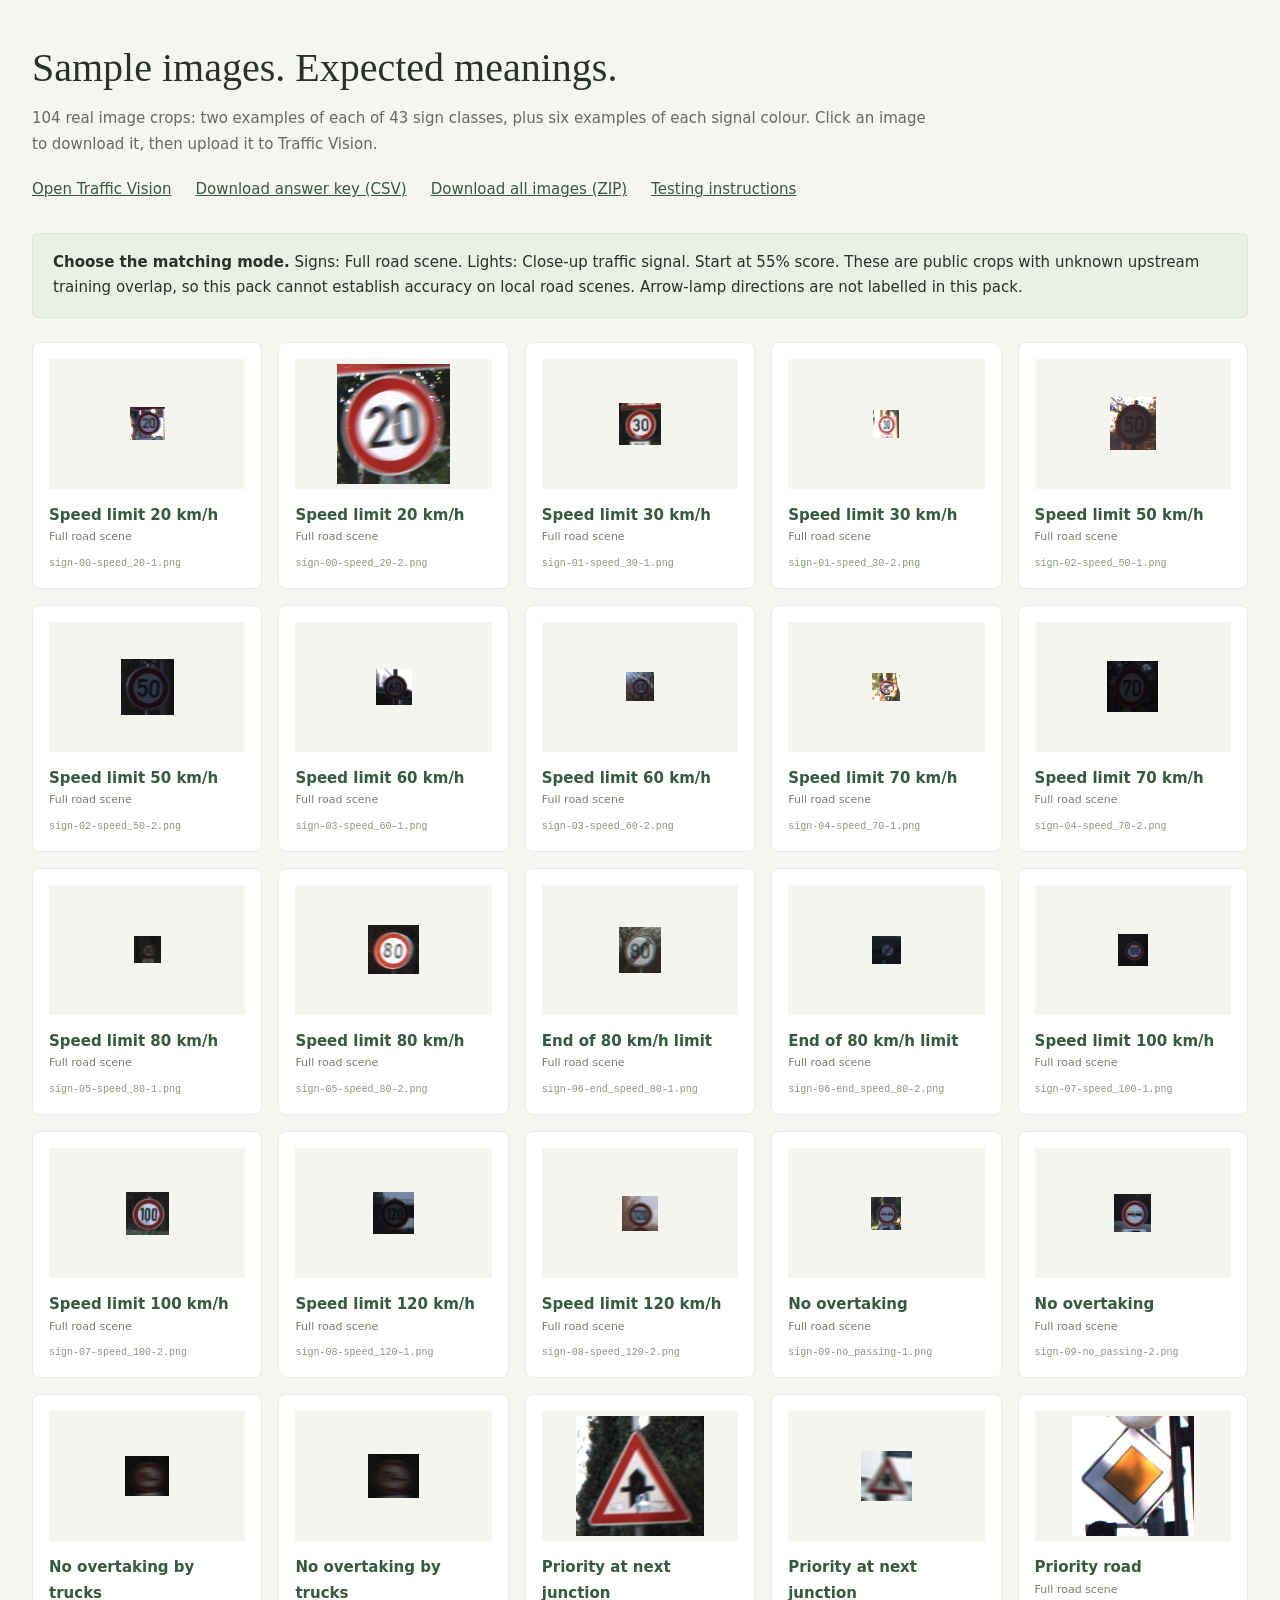
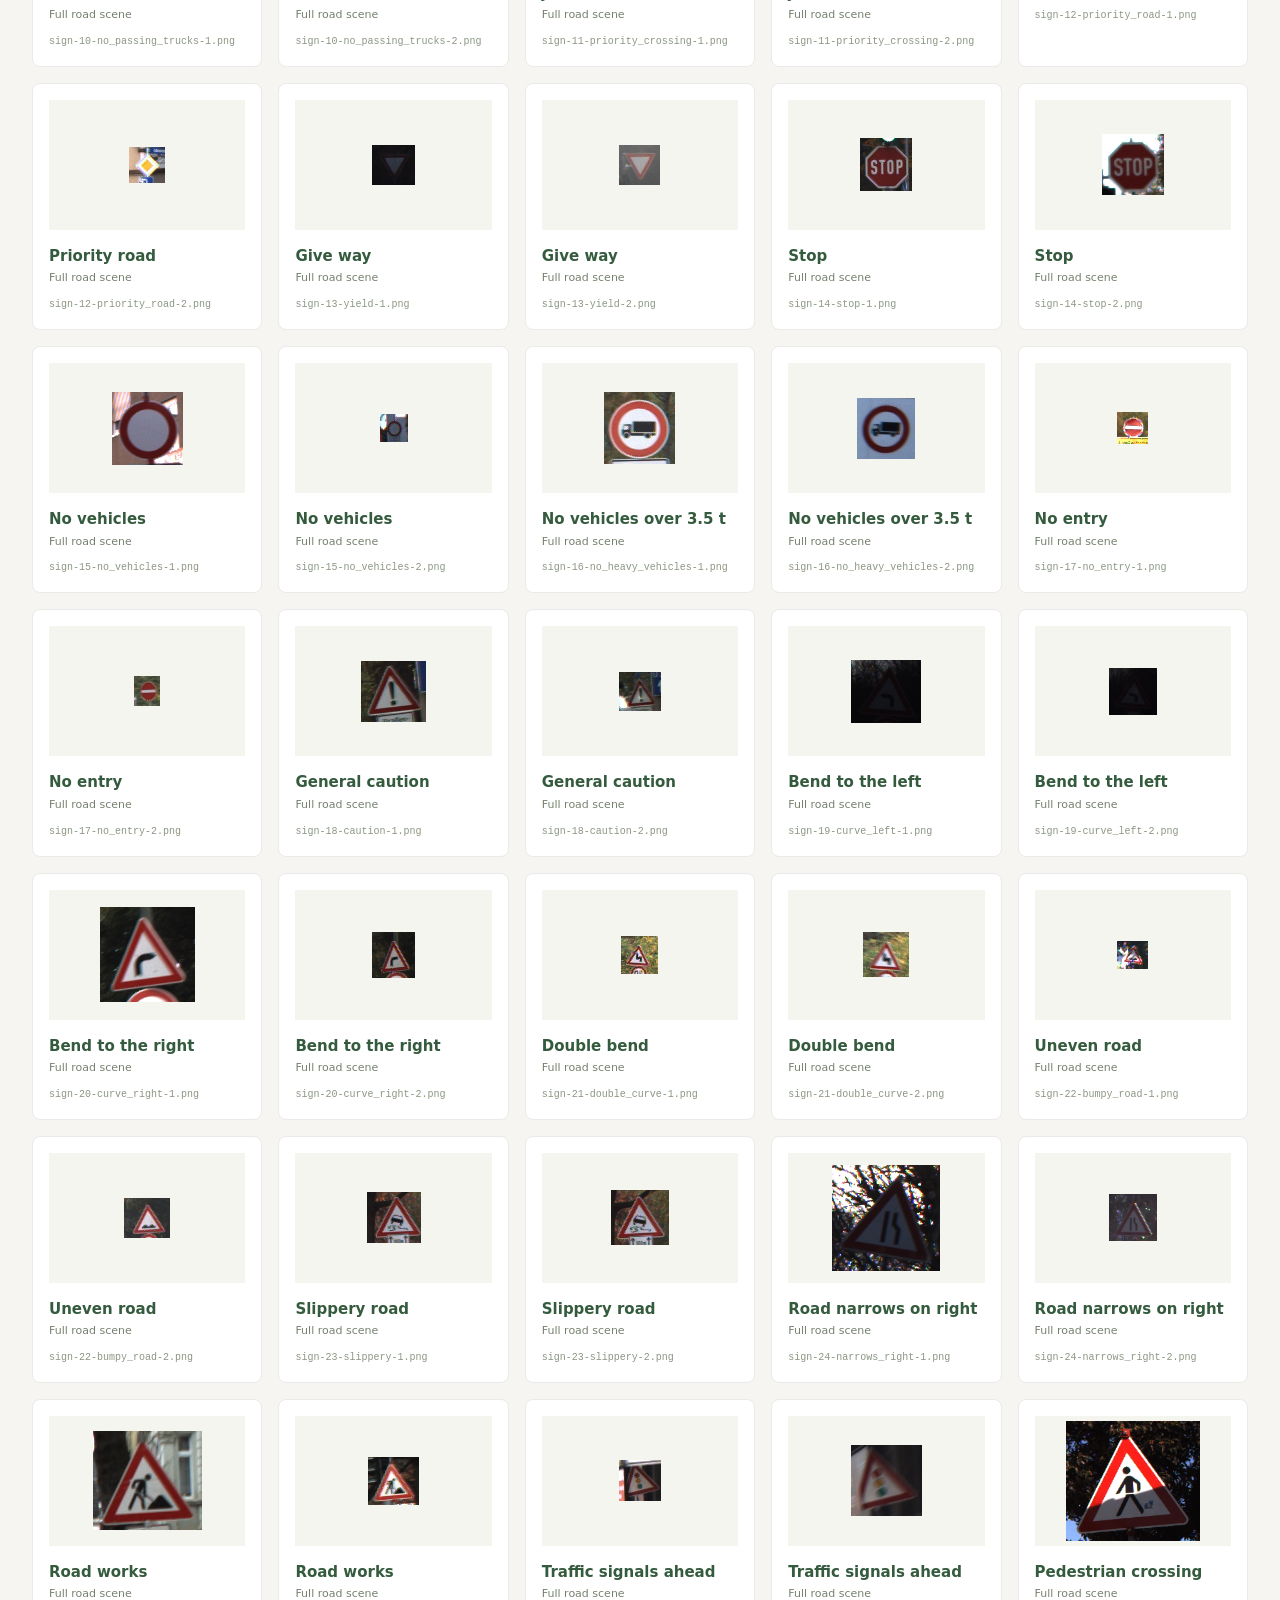
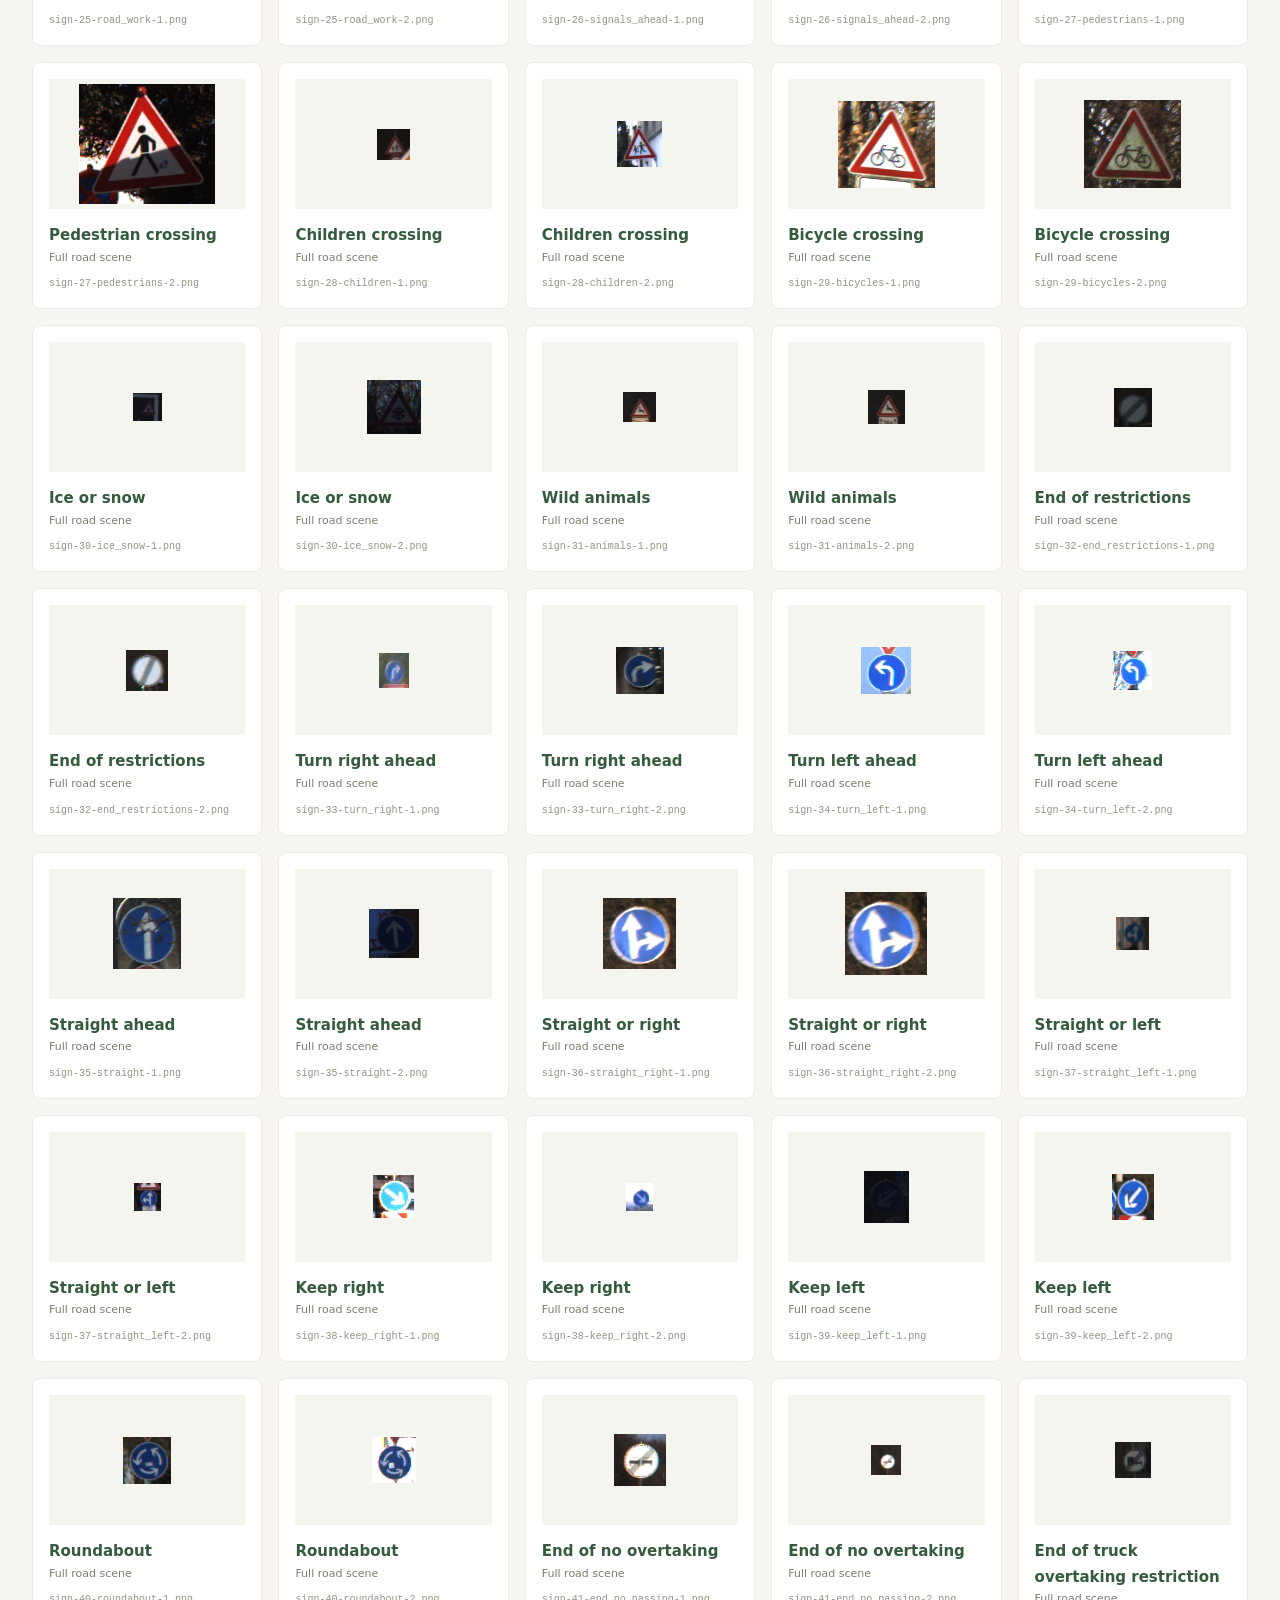
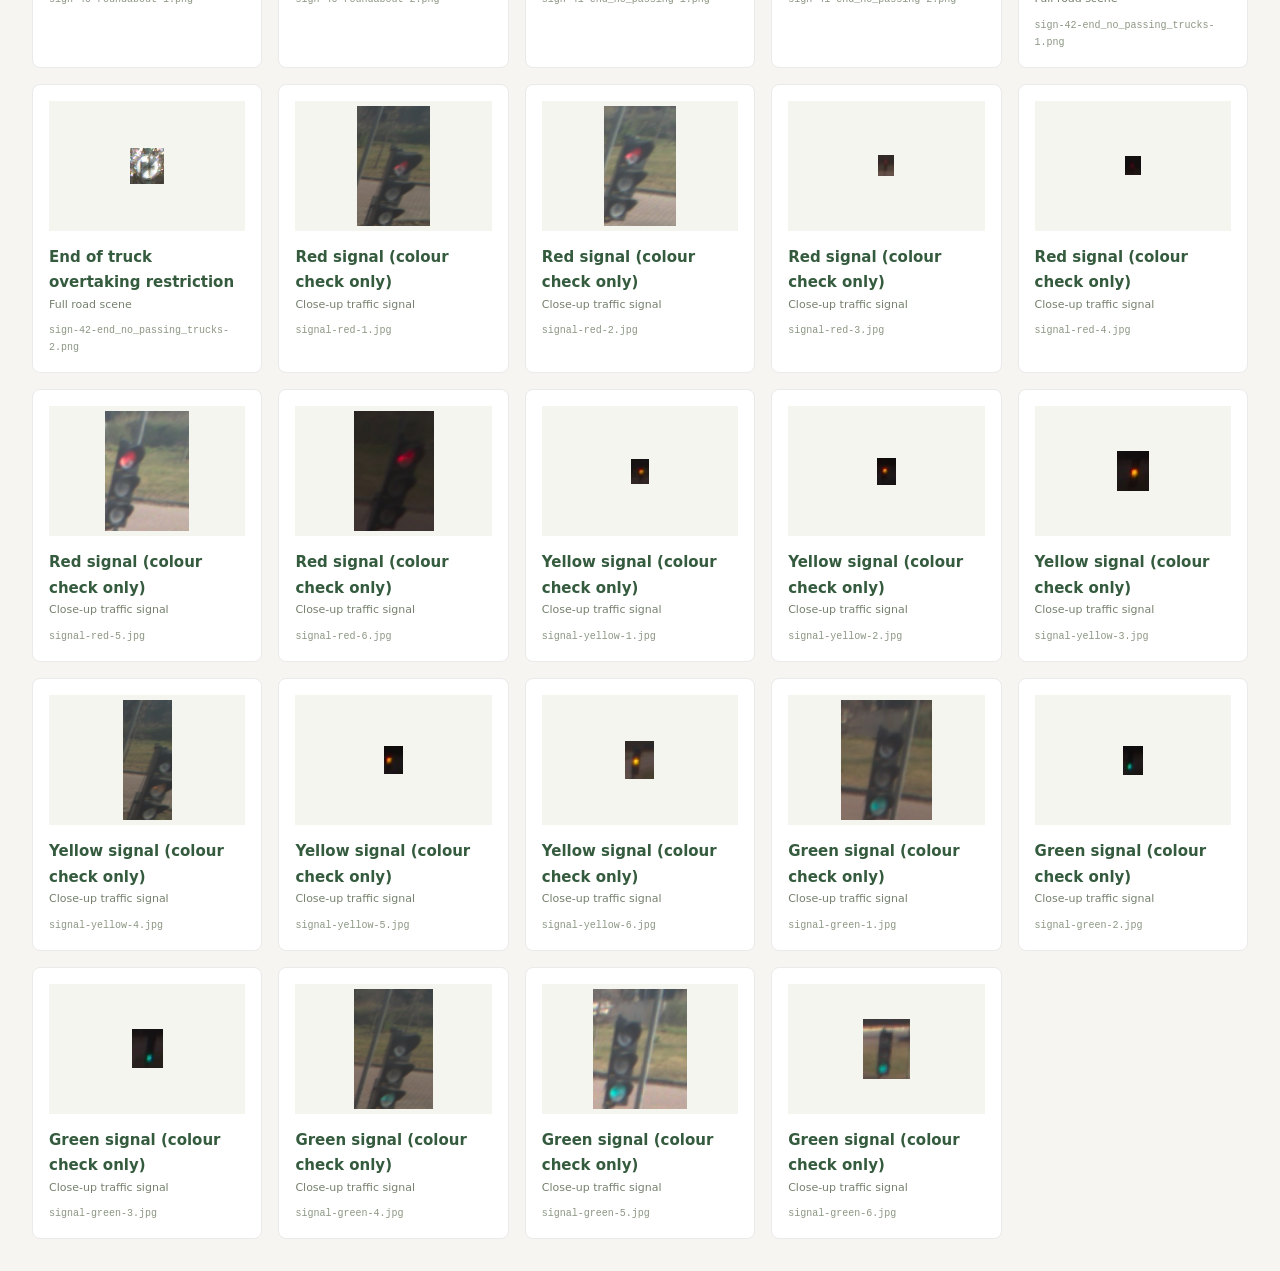
<file: samples/validation/index.html>
<!doctype html><html lang="en"><meta charset="utf-8">
<meta name="viewport" content="width=device-width,initial-scale=1">
<title>Traffic Vision - Sample images and expected labels</title>
<style>body{font:15px/1.7 system-ui,sans-serif;color:#28312b;background:#f6f5f1;margin:0;padding:32px;max-width:1400px;margin:auto}
h1{font:40px Georgia,serif;margin:12px 0}p{max-width:900px;color:#626e5c}a{color:#355b3e}nav{display:flex;gap:24px;margin:20px 0 30px;flex-wrap:wrap}
.grid{display:grid;grid-template-columns:repeat(auto-fill,minmax(200px,1fr));gap:16px}.card{background:white;border:1px solid #eaeaea;border-radius:8px;padding:16px;text-decoration:none}
.photo{height:130px;display:flex;align-items:center;justify-content:center;background:#f4f5ef;margin-bottom:14px}.photo img{max-width:100%;max-height:120px;image-rendering:auto}
strong,small,code{display:block}small{font-size:11px;color:#75816e}code{font-size:10px;overflow-wrap:anywhere;margin-top:8px;color:#8b9683}
.note{padding:16px 20px;background:#ebf0e5;border:1px solid #dce4d3;border-radius:6px;margin:24px 0}a:focus-visible{outline:3px solid #718e62;outline-offset:3px}
@media(max-width:500px){body{padding:20px}.grid{grid-template-columns:repeat(2,minmax(0,1fr))}.card{padding:10px}h1{font-size:32px}}</style>
<h1>Sample images. Expected meanings.</h1>
<p>104 real image crops: two examples of each of 43 sign classes, plus six examples of each signal colour. Click an image to download it, then upload it to Traffic Vision.</p>
<nav><a href="http://127.0.0.1:8765">Open Traffic Vision</a><a href="expected-results.csv" download>Download answer key (CSV)</a><a href="../traffic-vision-validation-pack.zip" download>Download all images (ZIP)</a><a href="README.txt">Testing instructions</a></nav>
<div class="note"><b>Choose the matching mode.</b> Signs: Full road scene. Lights: Close-up traffic signal. Start at 55% score. These are public crops with unknown upstream training overlap, so this pack cannot establish accuracy on local road scenes. Arrow-lamp directions are not labelled in this pack.</div>
<div class="grid"><a class="card" href="sign-00-speed_20-1.png" download><div class="photo"><img src="sign-00-speed_20-1.png" alt="Speed limit 20 km/h" loading="lazy"></div><strong>Speed limit 20 km/h</strong><small>Full road scene</small><code>sign-00-speed_20-1.png</code></a>
<a class="card" href="sign-00-speed_20-2.png" download><div class="photo"><img src="sign-00-speed_20-2.png" alt="Speed limit 20 km/h" loading="lazy"></div><strong>Speed limit 20 km/h</strong><small>Full road scene</small><code>sign-00-speed_20-2.png</code></a>
<a class="card" href="sign-01-speed_30-1.png" download><div class="photo"><img src="sign-01-speed_30-1.png" alt="Speed limit 30 km/h" loading="lazy"></div><strong>Speed limit 30 km/h</strong><small>Full road scene</small><code>sign-01-speed_30-1.png</code></a>
<a class="card" href="sign-01-speed_30-2.png" download><div class="photo"><img src="sign-01-speed_30-2.png" alt="Speed limit 30 km/h" loading="lazy"></div><strong>Speed limit 30 km/h</strong><small>Full road scene</small><code>sign-01-speed_30-2.png</code></a>
<a class="card" href="sign-02-speed_50-1.png" download><div class="photo"><img src="sign-02-speed_50-1.png" alt="Speed limit 50 km/h" loading="lazy"></div><strong>Speed limit 50 km/h</strong><small>Full road scene</small><code>sign-02-speed_50-1.png</code></a>
<a class="card" href="sign-02-speed_50-2.png" download><div class="photo"><img src="sign-02-speed_50-2.png" alt="Speed limit 50 km/h" loading="lazy"></div><strong>Speed limit 50 km/h</strong><small>Full road scene</small><code>sign-02-speed_50-2.png</code></a>
<a class="card" href="sign-03-speed_60-1.png" download><div class="photo"><img src="sign-03-speed_60-1.png" alt="Speed limit 60 km/h" loading="lazy"></div><strong>Speed limit 60 km/h</strong><small>Full road scene</small><code>sign-03-speed_60-1.png</code></a>
<a class="card" href="sign-03-speed_60-2.png" download><div class="photo"><img src="sign-03-speed_60-2.png" alt="Speed limit 60 km/h" loading="lazy"></div><strong>Speed limit 60 km/h</strong><small>Full road scene</small><code>sign-03-speed_60-2.png</code></a>
<a class="card" href="sign-04-speed_70-1.png" download><div class="photo"><img src="sign-04-speed_70-1.png" alt="Speed limit 70 km/h" loading="lazy"></div><strong>Speed limit 70 km/h</strong><small>Full road scene</small><code>sign-04-speed_70-1.png</code></a>
<a class="card" href="sign-04-speed_70-2.png" download><div class="photo"><img src="sign-04-speed_70-2.png" alt="Speed limit 70 km/h" loading="lazy"></div><strong>Speed limit 70 km/h</strong><small>Full road scene</small><code>sign-04-speed_70-2.png</code></a>
<a class="card" href="sign-05-speed_80-1.png" download><div class="photo"><img src="sign-05-speed_80-1.png" alt="Speed limit 80 km/h" loading="lazy"></div><strong>Speed limit 80 km/h</strong><small>Full road scene</small><code>sign-05-speed_80-1.png</code></a>
<a class="card" href="sign-05-speed_80-2.png" download><div class="photo"><img src="sign-05-speed_80-2.png" alt="Speed limit 80 km/h" loading="lazy"></div><strong>Speed limit 80 km/h</strong><small>Full road scene</small><code>sign-05-speed_80-2.png</code></a>
<a class="card" href="sign-06-end_speed_80-1.png" download><div class="photo"><img src="sign-06-end_speed_80-1.png" alt="End of 80 km/h limit" loading="lazy"></div><strong>End of 80 km/h limit</strong><small>Full road scene</small><code>sign-06-end_speed_80-1.png</code></a>
<a class="card" href="sign-06-end_speed_80-2.png" download><div class="photo"><img src="sign-06-end_speed_80-2.png" alt="End of 80 km/h limit" loading="lazy"></div><strong>End of 80 km/h limit</strong><small>Full road scene</small><code>sign-06-end_speed_80-2.png</code></a>
<a class="card" href="sign-07-speed_100-1.png" download><div class="photo"><img src="sign-07-speed_100-1.png" alt="Speed limit 100 km/h" loading="lazy"></div><strong>Speed limit 100 km/h</strong><small>Full road scene</small><code>sign-07-speed_100-1.png</code></a>
<a class="card" href="sign-07-speed_100-2.png" download><div class="photo"><img src="sign-07-speed_100-2.png" alt="Speed limit 100 km/h" loading="lazy"></div><strong>Speed limit 100 km/h</strong><small>Full road scene</small><code>sign-07-speed_100-2.png</code></a>
<a class="card" href="sign-08-speed_120-1.png" download><div class="photo"><img src="sign-08-speed_120-1.png" alt="Speed limit 120 km/h" loading="lazy"></div><strong>Speed limit 120 km/h</strong><small>Full road scene</small><code>sign-08-speed_120-1.png</code></a>
<a class="card" href="sign-08-speed_120-2.png" download><div class="photo"><img src="sign-08-speed_120-2.png" alt="Speed limit 120 km/h" loading="lazy"></div><strong>Speed limit 120 km/h</strong><small>Full road scene</small><code>sign-08-speed_120-2.png</code></a>
<a class="card" href="sign-09-no_passing-1.png" download><div class="photo"><img src="sign-09-no_passing-1.png" alt="No overtaking" loading="lazy"></div><strong>No overtaking</strong><small>Full road scene</small><code>sign-09-no_passing-1.png</code></a>
<a class="card" href="sign-09-no_passing-2.png" download><div class="photo"><img src="sign-09-no_passing-2.png" alt="No overtaking" loading="lazy"></div><strong>No overtaking</strong><small>Full road scene</small><code>sign-09-no_passing-2.png</code></a>
<a class="card" href="sign-10-no_passing_trucks-1.png" download><div class="photo"><img src="sign-10-no_passing_trucks-1.png" alt="No overtaking by trucks" loading="lazy"></div><strong>No overtaking by trucks</strong><small>Full road scene</small><code>sign-10-no_passing_trucks-1.png</code></a>
<a class="card" href="sign-10-no_passing_trucks-2.png" download><div class="photo"><img src="sign-10-no_passing_trucks-2.png" alt="No overtaking by trucks" loading="lazy"></div><strong>No overtaking by trucks</strong><small>Full road scene</small><code>sign-10-no_passing_trucks-2.png</code></a>
<a class="card" href="sign-11-priority_crossing-1.png" download><div class="photo"><img src="sign-11-priority_crossing-1.png" alt="Priority at next junction" loading="lazy"></div><strong>Priority at next junction</strong><small>Full road scene</small><code>sign-11-priority_crossing-1.png</code></a>
<a class="card" href="sign-11-priority_crossing-2.png" download><div class="photo"><img src="sign-11-priority_crossing-2.png" alt="Priority at next junction" loading="lazy"></div><strong>Priority at next junction</strong><small>Full road scene</small><code>sign-11-priority_crossing-2.png</code></a>
<a class="card" href="sign-12-priority_road-1.png" download><div class="photo"><img src="sign-12-priority_road-1.png" alt="Priority road" loading="lazy"></div><strong>Priority road</strong><small>Full road scene</small><code>sign-12-priority_road-1.png</code></a>
<a class="card" href="sign-12-priority_road-2.png" download><div class="photo"><img src="sign-12-priority_road-2.png" alt="Priority road" loading="lazy"></div><strong>Priority road</strong><small>Full road scene</small><code>sign-12-priority_road-2.png</code></a>
<a class="card" href="sign-13-yield-1.png" download><div class="photo"><img src="sign-13-yield-1.png" alt="Give way" loading="lazy"></div><strong>Give way</strong><small>Full road scene</small><code>sign-13-yield-1.png</code></a>
<a class="card" href="sign-13-yield-2.png" download><div class="photo"><img src="sign-13-yield-2.png" alt="Give way" loading="lazy"></div><strong>Give way</strong><small>Full road scene</small><code>sign-13-yield-2.png</code></a>
<a class="card" href="sign-14-stop-1.png" download><div class="photo"><img src="sign-14-stop-1.png" alt="Stop" loading="lazy"></div><strong>Stop</strong><small>Full road scene</small><code>sign-14-stop-1.png</code></a>
<a class="card" href="sign-14-stop-2.png" download><div class="photo"><img src="sign-14-stop-2.png" alt="Stop" loading="lazy"></div><strong>Stop</strong><small>Full road scene</small><code>sign-14-stop-2.png</code></a>
<a class="card" href="sign-15-no_vehicles-1.png" download><div class="photo"><img src="sign-15-no_vehicles-1.png" alt="No vehicles" loading="lazy"></div><strong>No vehicles</strong><small>Full road scene</small><code>sign-15-no_vehicles-1.png</code></a>
<a class="card" href="sign-15-no_vehicles-2.png" download><div class="photo"><img src="sign-15-no_vehicles-2.png" alt="No vehicles" loading="lazy"></div><strong>No vehicles</strong><small>Full road scene</small><code>sign-15-no_vehicles-2.png</code></a>
<a class="card" href="sign-16-no_heavy_vehicles-1.png" download><div class="photo"><img src="sign-16-no_heavy_vehicles-1.png" alt="No vehicles over 3.5 t" loading="lazy"></div><strong>No vehicles over 3.5 t</strong><small>Full road scene</small><code>sign-16-no_heavy_vehicles-1.png</code></a>
<a class="card" href="sign-16-no_heavy_vehicles-2.png" download><div class="photo"><img src="sign-16-no_heavy_vehicles-2.png" alt="No vehicles over 3.5 t" loading="lazy"></div><strong>No vehicles over 3.5 t</strong><small>Full road scene</small><code>sign-16-no_heavy_vehicles-2.png</code></a>
<a class="card" href="sign-17-no_entry-1.png" download><div class="photo"><img src="sign-17-no_entry-1.png" alt="No entry" loading="lazy"></div><strong>No entry</strong><small>Full road scene</small><code>sign-17-no_entry-1.png</code></a>
<a class="card" href="sign-17-no_entry-2.png" download><div class="photo"><img src="sign-17-no_entry-2.png" alt="No entry" loading="lazy"></div><strong>No entry</strong><small>Full road scene</small><code>sign-17-no_entry-2.png</code></a>
<a class="card" href="sign-18-caution-1.png" download><div class="photo"><img src="sign-18-caution-1.png" alt="General caution" loading="lazy"></div><strong>General caution</strong><small>Full road scene</small><code>sign-18-caution-1.png</code></a>
<a class="card" href="sign-18-caution-2.png" download><div class="photo"><img src="sign-18-caution-2.png" alt="General caution" loading="lazy"></div><strong>General caution</strong><small>Full road scene</small><code>sign-18-caution-2.png</code></a>
<a class="card" href="sign-19-curve_left-1.png" download><div class="photo"><img src="sign-19-curve_left-1.png" alt="Bend to the left" loading="lazy"></div><strong>Bend to the left</strong><small>Full road scene</small><code>sign-19-curve_left-1.png</code></a>
<a class="card" href="sign-19-curve_left-2.png" download><div class="photo"><img src="sign-19-curve_left-2.png" alt="Bend to the left" loading="lazy"></div><strong>Bend to the left</strong><small>Full road scene</small><code>sign-19-curve_left-2.png</code></a>
<a class="card" href="sign-20-curve_right-1.png" download><div class="photo"><img src="sign-20-curve_right-1.png" alt="Bend to the right" loading="lazy"></div><strong>Bend to the right</strong><small>Full road scene</small><code>sign-20-curve_right-1.png</code></a>
<a class="card" href="sign-20-curve_right-2.png" download><div class="photo"><img src="sign-20-curve_right-2.png" alt="Bend to the right" loading="lazy"></div><strong>Bend to the right</strong><small>Full road scene</small><code>sign-20-curve_right-2.png</code></a>
<a class="card" href="sign-21-double_curve-1.png" download><div class="photo"><img src="sign-21-double_curve-1.png" alt="Double bend" loading="lazy"></div><strong>Double bend</strong><small>Full road scene</small><code>sign-21-double_curve-1.png</code></a>
<a class="card" href="sign-21-double_curve-2.png" download><div class="photo"><img src="sign-21-double_curve-2.png" alt="Double bend" loading="lazy"></div><strong>Double bend</strong><small>Full road scene</small><code>sign-21-double_curve-2.png</code></a>
<a class="card" href="sign-22-bumpy_road-1.png" download><div class="photo"><img src="sign-22-bumpy_road-1.png" alt="Uneven road" loading="lazy"></div><strong>Uneven road</strong><small>Full road scene</small><code>sign-22-bumpy_road-1.png</code></a>
<a class="card" href="sign-22-bumpy_road-2.png" download><div class="photo"><img src="sign-22-bumpy_road-2.png" alt="Uneven road" loading="lazy"></div><strong>Uneven road</strong><small>Full road scene</small><code>sign-22-bumpy_road-2.png</code></a>
<a class="card" href="sign-23-slippery-1.png" download><div class="photo"><img src="sign-23-slippery-1.png" alt="Slippery road" loading="lazy"></div><strong>Slippery road</strong><small>Full road scene</small><code>sign-23-slippery-1.png</code></a>
<a class="card" href="sign-23-slippery-2.png" download><div class="photo"><img src="sign-23-slippery-2.png" alt="Slippery road" loading="lazy"></div><strong>Slippery road</strong><small>Full road scene</small><code>sign-23-slippery-2.png</code></a>
<a class="card" href="sign-24-narrows_right-1.png" download><div class="photo"><img src="sign-24-narrows_right-1.png" alt="Road narrows on right" loading="lazy"></div><strong>Road narrows on right</strong><small>Full road scene</small><code>sign-24-narrows_right-1.png</code></a>
<a class="card" href="sign-24-narrows_right-2.png" download><div class="photo"><img src="sign-24-narrows_right-2.png" alt="Road narrows on right" loading="lazy"></div><strong>Road narrows on right</strong><small>Full road scene</small><code>sign-24-narrows_right-2.png</code></a>
<a class="card" href="sign-25-road_work-1.png" download><div class="photo"><img src="sign-25-road_work-1.png" alt="Road works" loading="lazy"></div><strong>Road works</strong><small>Full road scene</small><code>sign-25-road_work-1.png</code></a>
<a class="card" href="sign-25-road_work-2.png" download><div class="photo"><img src="sign-25-road_work-2.png" alt="Road works" loading="lazy"></div><strong>Road works</strong><small>Full road scene</small><code>sign-25-road_work-2.png</code></a>
<a class="card" href="sign-26-signals_ahead-1.png" download><div class="photo"><img src="sign-26-signals_ahead-1.png" alt="Traffic signals ahead" loading="lazy"></div><strong>Traffic signals ahead</strong><small>Full road scene</small><code>sign-26-signals_ahead-1.png</code></a>
<a class="card" href="sign-26-signals_ahead-2.png" download><div class="photo"><img src="sign-26-signals_ahead-2.png" alt="Traffic signals ahead" loading="lazy"></div><strong>Traffic signals ahead</strong><small>Full road scene</small><code>sign-26-signals_ahead-2.png</code></a>
<a class="card" href="sign-27-pedestrians-1.png" download><div class="photo"><img src="sign-27-pedestrians-1.png" alt="Pedestrian crossing" loading="lazy"></div><strong>Pedestrian crossing</strong><small>Full road scene</small><code>sign-27-pedestrians-1.png</code></a>
<a class="card" href="sign-27-pedestrians-2.png" download><div class="photo"><img src="sign-27-pedestrians-2.png" alt="Pedestrian crossing" loading="lazy"></div><strong>Pedestrian crossing</strong><small>Full road scene</small><code>sign-27-pedestrians-2.png</code></a>
<a class="card" href="sign-28-children-1.png" download><div class="photo"><img src="sign-28-children-1.png" alt="Children crossing" loading="lazy"></div><strong>Children crossing</strong><small>Full road scene</small><code>sign-28-children-1.png</code></a>
<a class="card" href="sign-28-children-2.png" download><div class="photo"><img src="sign-28-children-2.png" alt="Children crossing" loading="lazy"></div><strong>Children crossing</strong><small>Full road scene</small><code>sign-28-children-2.png</code></a>
<a class="card" href="sign-29-bicycles-1.png" download><div class="photo"><img src="sign-29-bicycles-1.png" alt="Bicycle crossing" loading="lazy"></div><strong>Bicycle crossing</strong><small>Full road scene</small><code>sign-29-bicycles-1.png</code></a>
<a class="card" href="sign-29-bicycles-2.png" download><div class="photo"><img src="sign-29-bicycles-2.png" alt="Bicycle crossing" loading="lazy"></div><strong>Bicycle crossing</strong><small>Full road scene</small><code>sign-29-bicycles-2.png</code></a>
<a class="card" href="sign-30-ice_snow-1.png" download><div class="photo"><img src="sign-30-ice_snow-1.png" alt="Ice or snow" loading="lazy"></div><strong>Ice or snow</strong><small>Full road scene</small><code>sign-30-ice_snow-1.png</code></a>
<a class="card" href="sign-30-ice_snow-2.png" download><div class="photo"><img src="sign-30-ice_snow-2.png" alt="Ice or snow" loading="lazy"></div><strong>Ice or snow</strong><small>Full road scene</small><code>sign-30-ice_snow-2.png</code></a>
<a class="card" href="sign-31-animals-1.png" download><div class="photo"><img src="sign-31-animals-1.png" alt="Wild animals" loading="lazy"></div><strong>Wild animals</strong><small>Full road scene</small><code>sign-31-animals-1.png</code></a>
<a class="card" href="sign-31-animals-2.png" download><div class="photo"><img src="sign-31-animals-2.png" alt="Wild animals" loading="lazy"></div><strong>Wild animals</strong><small>Full road scene</small><code>sign-31-animals-2.png</code></a>
<a class="card" href="sign-32-end_restrictions-1.png" download><div class="photo"><img src="sign-32-end_restrictions-1.png" alt="End of restrictions" loading="lazy"></div><strong>End of restrictions</strong><small>Full road scene</small><code>sign-32-end_restrictions-1.png</code></a>
<a class="card" href="sign-32-end_restrictions-2.png" download><div class="photo"><img src="sign-32-end_restrictions-2.png" alt="End of restrictions" loading="lazy"></div><strong>End of restrictions</strong><small>Full road scene</small><code>sign-32-end_restrictions-2.png</code></a>
<a class="card" href="sign-33-turn_right-1.png" download><div class="photo"><img src="sign-33-turn_right-1.png" alt="Turn right ahead" loading="lazy"></div><strong>Turn right ahead</strong><small>Full road scene</small><code>sign-33-turn_right-1.png</code></a>
<a class="card" href="sign-33-turn_right-2.png" download><div class="photo"><img src="sign-33-turn_right-2.png" alt="Turn right ahead" loading="lazy"></div><strong>Turn right ahead</strong><small>Full road scene</small><code>sign-33-turn_right-2.png</code></a>
<a class="card" href="sign-34-turn_left-1.png" download><div class="photo"><img src="sign-34-turn_left-1.png" alt="Turn left ahead" loading="lazy"></div><strong>Turn left ahead</strong><small>Full road scene</small><code>sign-34-turn_left-1.png</code></a>
<a class="card" href="sign-34-turn_left-2.png" download><div class="photo"><img src="sign-34-turn_left-2.png" alt="Turn left ahead" loading="lazy"></div><strong>Turn left ahead</strong><small>Full road scene</small><code>sign-34-turn_left-2.png</code></a>
<a class="card" href="sign-35-straight-1.png" download><div class="photo"><img src="sign-35-straight-1.png" alt="Straight ahead" loading="lazy"></div><strong>Straight ahead</strong><small>Full road scene</small><code>sign-35-straight-1.png</code></a>
<a class="card" href="sign-35-straight-2.png" download><div class="photo"><img src="sign-35-straight-2.png" alt="Straight ahead" loading="lazy"></div><strong>Straight ahead</strong><small>Full road scene</small><code>sign-35-straight-2.png</code></a>
<a class="card" href="sign-36-straight_right-1.png" download><div class="photo"><img src="sign-36-straight_right-1.png" alt="Straight or right" loading="lazy"></div><strong>Straight or right</strong><small>Full road scene</small><code>sign-36-straight_right-1.png</code></a>
<a class="card" href="sign-36-straight_right-2.png" download><div class="photo"><img src="sign-36-straight_right-2.png" alt="Straight or right" loading="lazy"></div><strong>Straight or right</strong><small>Full road scene</small><code>sign-36-straight_right-2.png</code></a>
<a class="card" href="sign-37-straight_left-1.png" download><div class="photo"><img src="sign-37-straight_left-1.png" alt="Straight or left" loading="lazy"></div><strong>Straight or left</strong><small>Full road scene</small><code>sign-37-straight_left-1.png</code></a>
<a class="card" href="sign-37-straight_left-2.png" download><div class="photo"><img src="sign-37-straight_left-2.png" alt="Straight or left" loading="lazy"></div><strong>Straight or left</strong><small>Full road scene</small><code>sign-37-straight_left-2.png</code></a>
<a class="card" href="sign-38-keep_right-1.png" download><div class="photo"><img src="sign-38-keep_right-1.png" alt="Keep right" loading="lazy"></div><strong>Keep right</strong><small>Full road scene</small><code>sign-38-keep_right-1.png</code></a>
<a class="card" href="sign-38-keep_right-2.png" download><div class="photo"><img src="sign-38-keep_right-2.png" alt="Keep right" loading="lazy"></div><strong>Keep right</strong><small>Full road scene</small><code>sign-38-keep_right-2.png</code></a>
<a class="card" href="sign-39-keep_left-1.png" download><div class="photo"><img src="sign-39-keep_left-1.png" alt="Keep left" loading="lazy"></div><strong>Keep left</strong><small>Full road scene</small><code>sign-39-keep_left-1.png</code></a>
<a class="card" href="sign-39-keep_left-2.png" download><div class="photo"><img src="sign-39-keep_left-2.png" alt="Keep left" loading="lazy"></div><strong>Keep left</strong><small>Full road scene</small><code>sign-39-keep_left-2.png</code></a>
<a class="card" href="sign-40-roundabout-1.png" download><div class="photo"><img src="sign-40-roundabout-1.png" alt="Roundabout" loading="lazy"></div><strong>Roundabout</strong><small>Full road scene</small><code>sign-40-roundabout-1.png</code></a>
<a class="card" href="sign-40-roundabout-2.png" download><div class="photo"><img src="sign-40-roundabout-2.png" alt="Roundabout" loading="lazy"></div><strong>Roundabout</strong><small>Full road scene</small><code>sign-40-roundabout-2.png</code></a>
<a class="card" href="sign-41-end_no_passing-1.png" download><div class="photo"><img src="sign-41-end_no_passing-1.png" alt="End of no overtaking" loading="lazy"></div><strong>End of no overtaking</strong><small>Full road scene</small><code>sign-41-end_no_passing-1.png</code></a>
<a class="card" href="sign-41-end_no_passing-2.png" download><div class="photo"><img src="sign-41-end_no_passing-2.png" alt="End of no overtaking" loading="lazy"></div><strong>End of no overtaking</strong><small>Full road scene</small><code>sign-41-end_no_passing-2.png</code></a>
<a class="card" href="sign-42-end_no_passing_trucks-1.png" download><div class="photo"><img src="sign-42-end_no_passing_trucks-1.png" alt="End of truck overtaking restriction" loading="lazy"></div><strong>End of truck overtaking restriction</strong><small>Full road scene</small><code>sign-42-end_no_passing_trucks-1.png</code></a>
<a class="card" href="sign-42-end_no_passing_trucks-2.png" download><div class="photo"><img src="sign-42-end_no_passing_trucks-2.png" alt="End of truck overtaking restriction" loading="lazy"></div><strong>End of truck overtaking restriction</strong><small>Full road scene</small><code>sign-42-end_no_passing_trucks-2.png</code></a>
<a class="card" href="signal-red-1.jpg" download><div class="photo"><img src="signal-red-1.jpg" alt="Red signal (colour check only)" loading="lazy"></div><strong>Red signal (colour check only)</strong><small>Close-up traffic signal</small><code>signal-red-1.jpg</code></a>
<a class="card" href="signal-red-2.jpg" download><div class="photo"><img src="signal-red-2.jpg" alt="Red signal (colour check only)" loading="lazy"></div><strong>Red signal (colour check only)</strong><small>Close-up traffic signal</small><code>signal-red-2.jpg</code></a>
<a class="card" href="signal-red-3.jpg" download><div class="photo"><img src="signal-red-3.jpg" alt="Red signal (colour check only)" loading="lazy"></div><strong>Red signal (colour check only)</strong><small>Close-up traffic signal</small><code>signal-red-3.jpg</code></a>
<a class="card" href="signal-red-4.jpg" download><div class="photo"><img src="signal-red-4.jpg" alt="Red signal (colour check only)" loading="lazy"></div><strong>Red signal (colour check only)</strong><small>Close-up traffic signal</small><code>signal-red-4.jpg</code></a>
<a class="card" href="signal-red-5.jpg" download><div class="photo"><img src="signal-red-5.jpg" alt="Red signal (colour check only)" loading="lazy"></div><strong>Red signal (colour check only)</strong><small>Close-up traffic signal</small><code>signal-red-5.jpg</code></a>
<a class="card" href="signal-red-6.jpg" download><div class="photo"><img src="signal-red-6.jpg" alt="Red signal (colour check only)" loading="lazy"></div><strong>Red signal (colour check only)</strong><small>Close-up traffic signal</small><code>signal-red-6.jpg</code></a>
<a class="card" href="signal-yellow-1.jpg" download><div class="photo"><img src="signal-yellow-1.jpg" alt="Yellow signal (colour check only)" loading="lazy"></div><strong>Yellow signal (colour check only)</strong><small>Close-up traffic signal</small><code>signal-yellow-1.jpg</code></a>
<a class="card" href="signal-yellow-2.jpg" download><div class="photo"><img src="signal-yellow-2.jpg" alt="Yellow signal (colour check only)" loading="lazy"></div><strong>Yellow signal (colour check only)</strong><small>Close-up traffic signal</small><code>signal-yellow-2.jpg</code></a>
<a class="card" href="signal-yellow-3.jpg" download><div class="photo"><img src="signal-yellow-3.jpg" alt="Yellow signal (colour check only)" loading="lazy"></div><strong>Yellow signal (colour check only)</strong><small>Close-up traffic signal</small><code>signal-yellow-3.jpg</code></a>
<a class="card" href="signal-yellow-4.jpg" download><div class="photo"><img src="signal-yellow-4.jpg" alt="Yellow signal (colour check only)" loading="lazy"></div><strong>Yellow signal (colour check only)</strong><small>Close-up traffic signal</small><code>signal-yellow-4.jpg</code></a>
<a class="card" href="signal-yellow-5.jpg" download><div class="photo"><img src="signal-yellow-5.jpg" alt="Yellow signal (colour check only)" loading="lazy"></div><strong>Yellow signal (colour check only)</strong><small>Close-up traffic signal</small><code>signal-yellow-5.jpg</code></a>
<a class="card" href="signal-yellow-6.jpg" download><div class="photo"><img src="signal-yellow-6.jpg" alt="Yellow signal (colour check only)" loading="lazy"></div><strong>Yellow signal (colour check only)</strong><small>Close-up traffic signal</small><code>signal-yellow-6.jpg</code></a>
<a class="card" href="signal-green-1.jpg" download><div class="photo"><img src="signal-green-1.jpg" alt="Green signal (colour check only)" loading="lazy"></div><strong>Green signal (colour check only)</strong><small>Close-up traffic signal</small><code>signal-green-1.jpg</code></a>
<a class="card" href="signal-green-2.jpg" download><div class="photo"><img src="signal-green-2.jpg" alt="Green signal (colour check only)" loading="lazy"></div><strong>Green signal (colour check only)</strong><small>Close-up traffic signal</small><code>signal-green-2.jpg</code></a>
<a class="card" href="signal-green-3.jpg" download><div class="photo"><img src="signal-green-3.jpg" alt="Green signal (colour check only)" loading="lazy"></div><strong>Green signal (colour check only)</strong><small>Close-up traffic signal</small><code>signal-green-3.jpg</code></a>
<a class="card" href="signal-green-4.jpg" download><div class="photo"><img src="signal-green-4.jpg" alt="Green signal (colour check only)" loading="lazy"></div><strong>Green signal (colour check only)</strong><small>Close-up traffic signal</small><code>signal-green-4.jpg</code></a>
<a class="card" href="signal-green-5.jpg" download><div class="photo"><img src="signal-green-5.jpg" alt="Green signal (colour check only)" loading="lazy"></div><strong>Green signal (colour check only)</strong><small>Close-up traffic signal</small><code>signal-green-5.jpg</code></a>
<a class="card" href="signal-green-6.jpg" download><div class="photo"><img src="signal-green-6.jpg" alt="Green signal (colour check only)" loading="lazy"></div><strong>Green signal (colour check only)</strong><small>Close-up traffic signal</small><code>signal-green-6.jpg</code></a></div></html>
</file>
